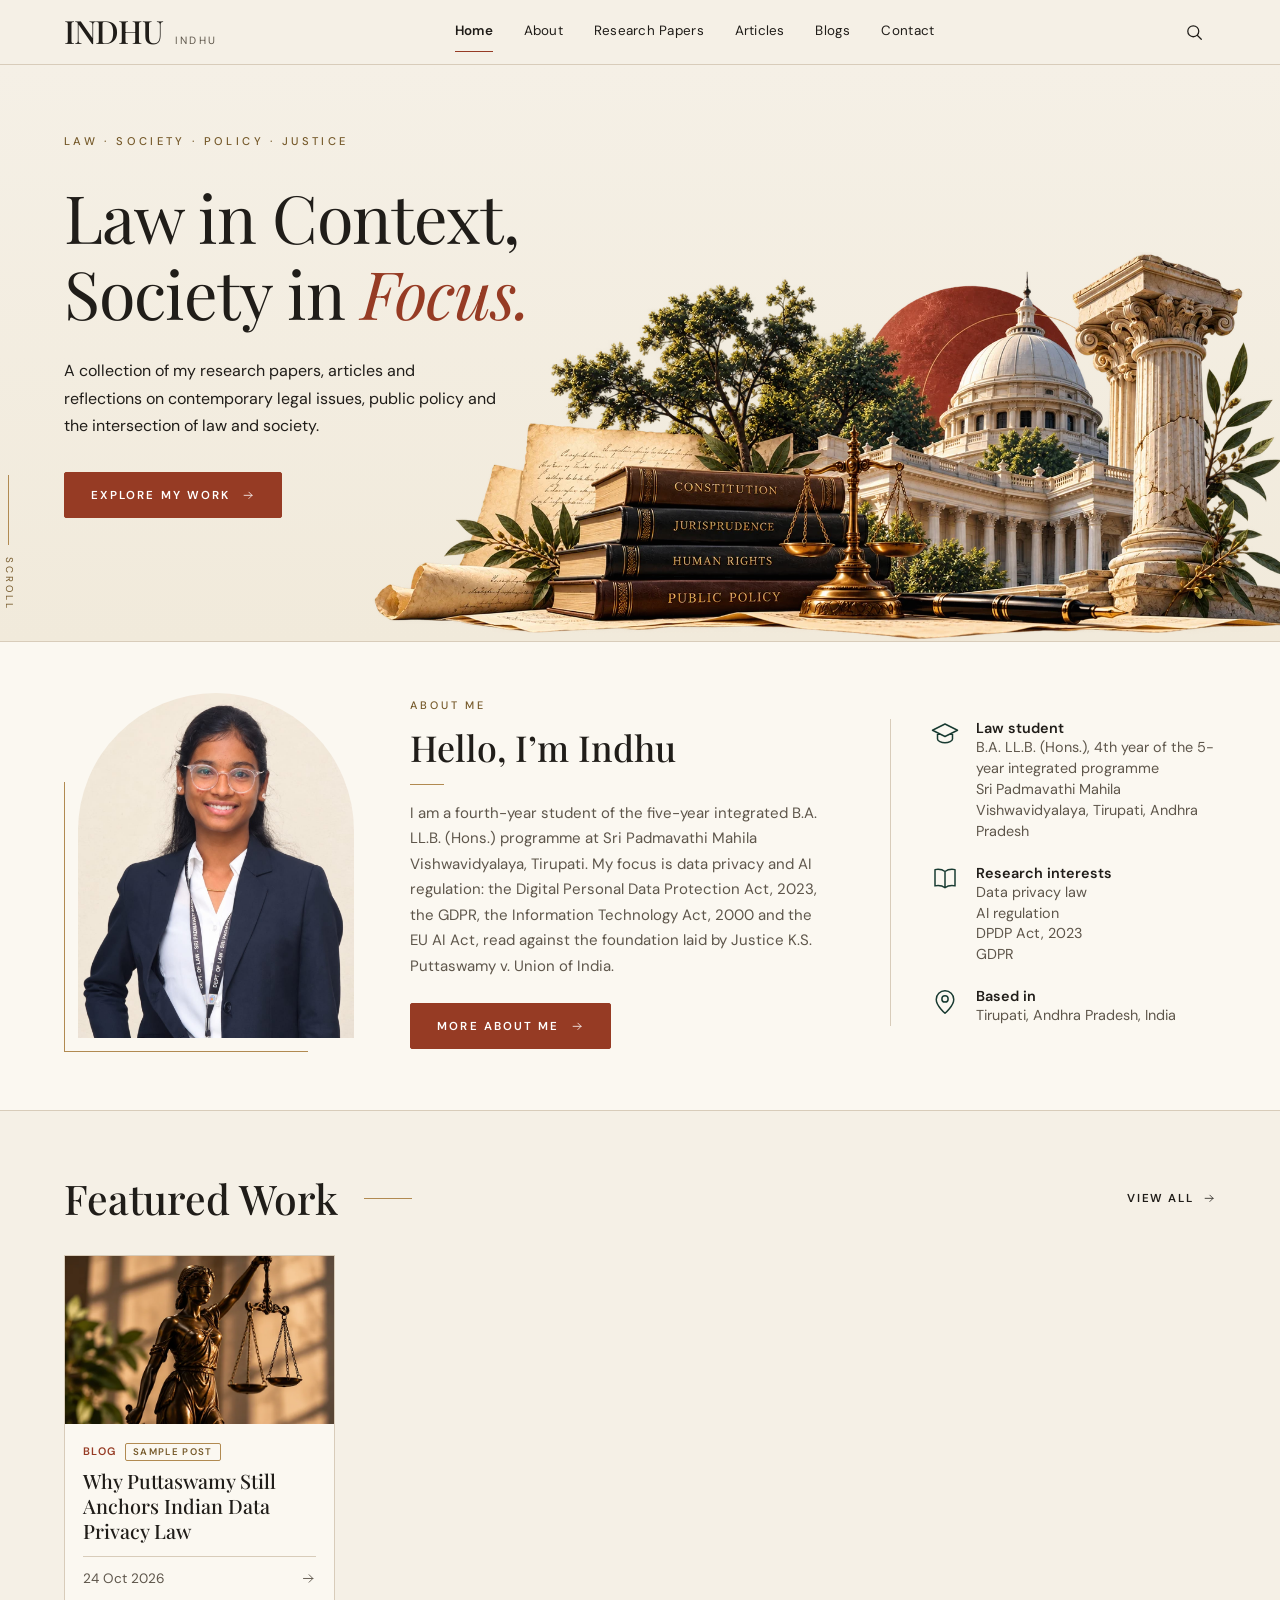
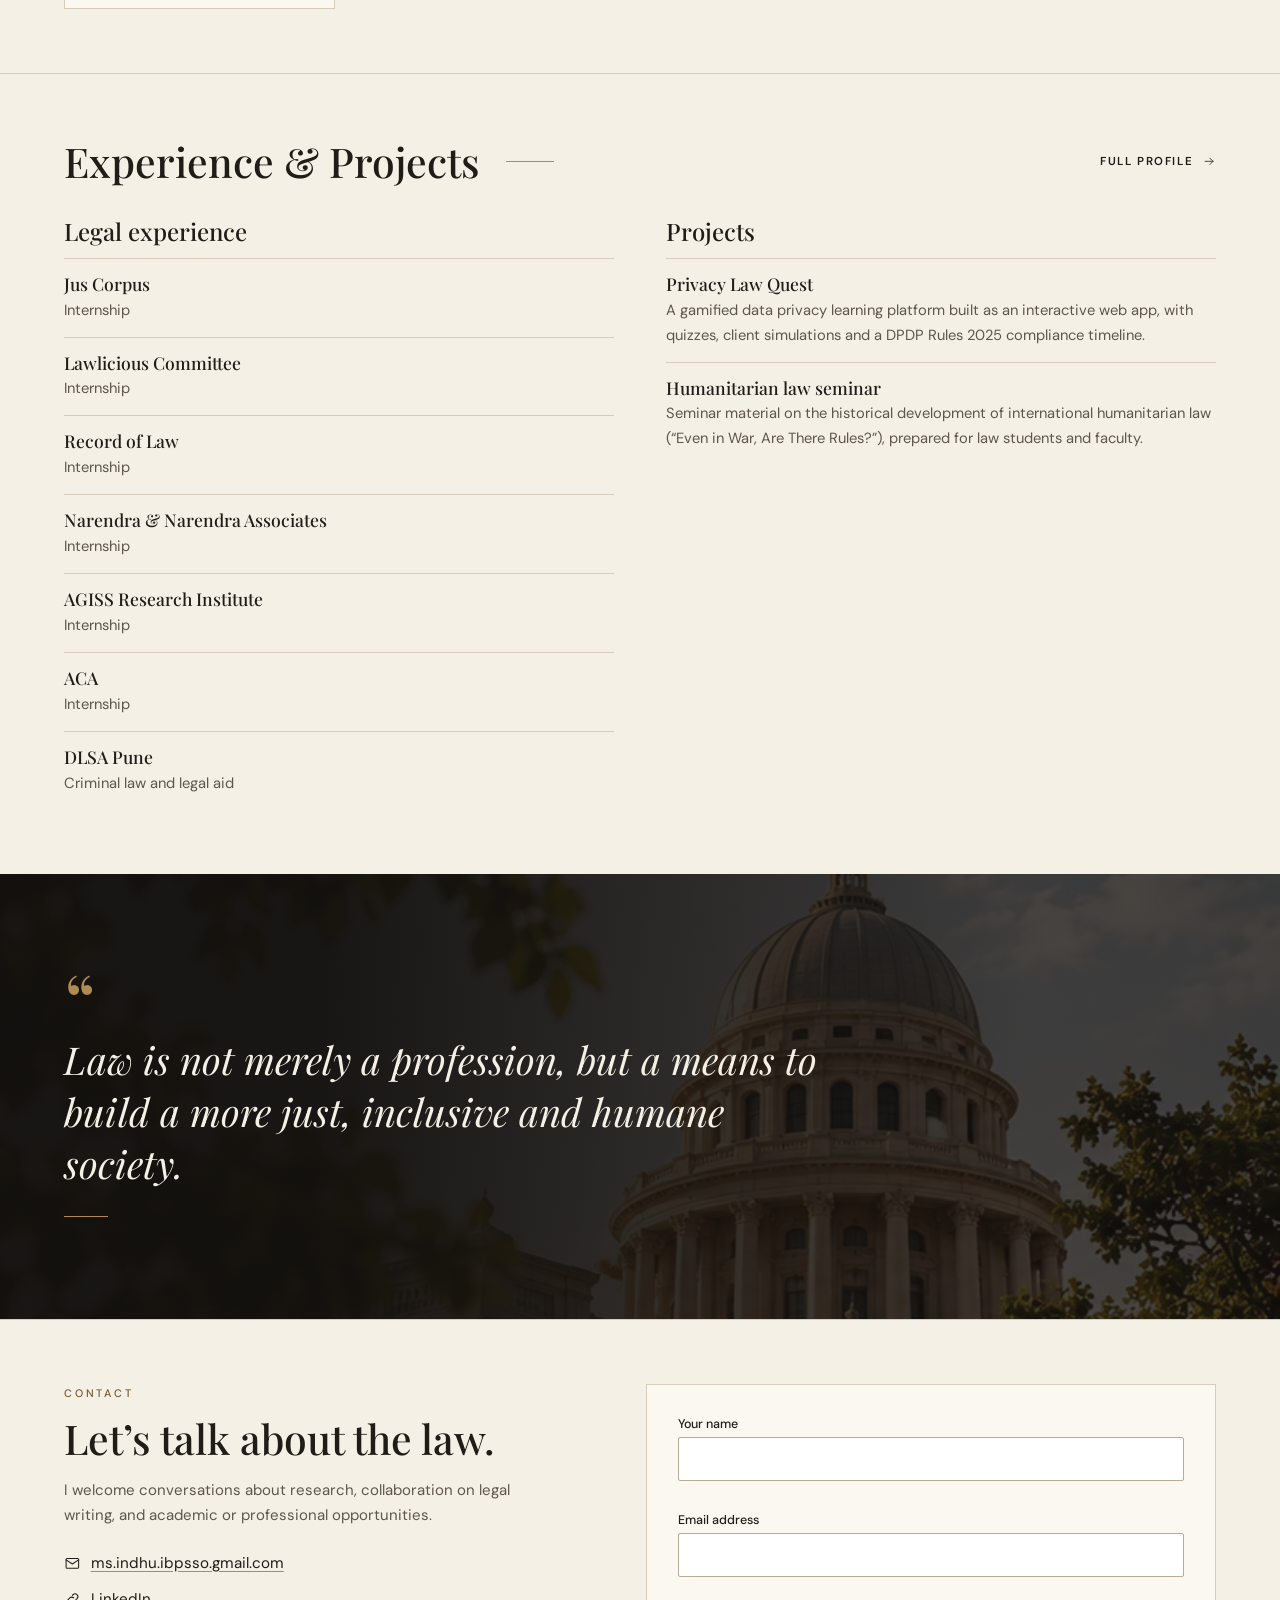
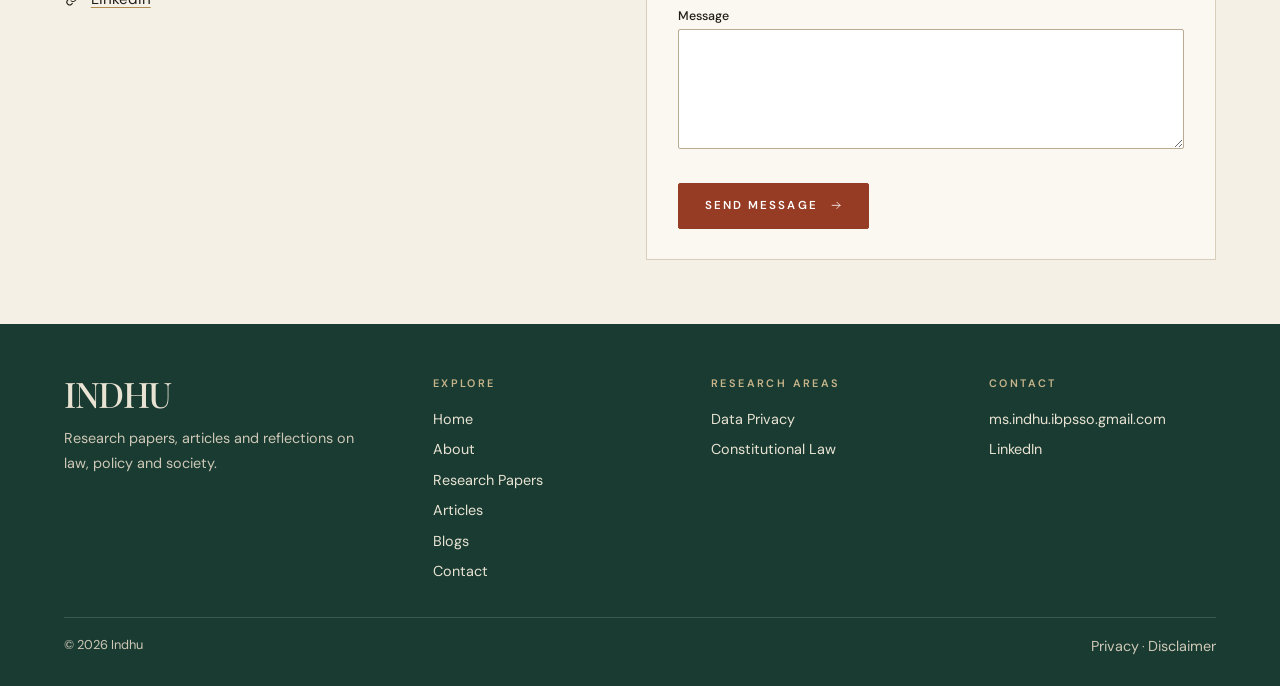
<file: index.html>
<!doctype html>
<html lang="en">
<head>
<meta charset="utf-8">
<meta name="viewport" content="width=device-width, initial-scale=1, viewport-fit=cover">
<title>Indhu — Law student portfolio</title>
<meta name="description" content="A collection of research papers, articles and reflections on contemporary legal issues, public policy and the intersection of law and society.">
<meta name="theme-color" content="#F5F0E6">
<!-- After publishing, replace https://YOUR-USERNAME.github.io/YOUR-REPO/ below with your real web address (see README.md, step 5). -->
<link rel="canonical" href="https://YOUR-USERNAME.github.io/YOUR-REPO/">
<meta property="og:type" content="website">
<meta property="og:site_name" content="Indhu">
<meta property="og:title" content="Indhu — Law student portfolio">
<meta property="og:description" content="Research papers, articles and reflections on data privacy, AI regulation and the intersection of law and society.">
<meta property="og:url" content="https://YOUR-USERNAME.github.io/YOUR-REPO/">
<meta property="og:image" content="https://YOUR-USERNAME.github.io/YOUR-REPO/assets/og-image.jpg">
<meta name="twitter:card" content="summary_large_image">
<link rel="icon" href="data:image/svg+xml,%3Csvg xmlns='http://www.w3.org/2000/svg' viewBox='0 0 64 64'%3E%3Crect width='64' height='64' fill='%23193B32'/%3E%3Ctext x='32' y='46' font-size='40' text-anchor='middle' fill='%23F5F0E6' font-family='Georgia,serif'%3EI%3C/text%3E%3C/svg%3E">
<link rel="preload" as="image" href="assets/hero-courthouse-collage.webp" type="image/webp">
<link rel="preconnect" href="https://fonts.googleapis.com"><link rel="preconnect" href="https://fonts.gstatic.com" crossorigin>
<link href="https://fonts.googleapis.com/css2?family=DM+Sans:wght@400;500;600&family=Playfair+Display:ital,wght@0,400;0,500;0,600;1,400;1,500&display=swap" rel="stylesheet">
<link rel="stylesheet" href="css/styles.css">
</head>
<body>
<a class="sr" href="#main" data-a="skip">Skip to content</a>
<div id="app">
  <main id="main" style="max-width:720px;margin:0 auto;padding:60px 20px;font-family:Georgia,serif">
    <h1>Indhu — Law in Context, Society in Focus.</h1>
    <p>A law student writing on data privacy, AI regulation and the intersection of law and society.</p>
    <noscript><p>This site needs JavaScript to display. Please enable it in your browser.</p></noscript>
  </main>
</div>
<div id="toast" role="status" aria-live="polite"></div>
<script src="content.js"></script>
<script src="js/app.js"></script>
</body>
</html>
</file>
<file: css/styles.css>
:root{--paper:#F5F0E6;--ivory:#FBF8F1;--ink:#201D19;--green:#193B32;--rust:#963B24;--brass:#B18A51;--sage:#A9B29C;--edge:#D8CCBA;--mute:#5E564B;--bd:#765A2B;--serif:'Playfair Display',Georgia,'Times New Roman',serif;--sans:'DM Sans',system-ui,-apple-system,'Segoe UI',Roboto,sans-serif;color-scheme:light;box-sizing:border-box;padding-top:env(safe-area-inset-top,0px);padding-bottom:env(safe-area-inset-bottom,0px)}
*{box-sizing:border-box}html{scroll-padding-top:80px;-webkit-text-size-adjust:100%}
body{margin:0;background:var(--paper);color:var(--ink);font:400 clamp(15px,1.05vw,17px)/1.7 var(--sans)}
h1,h2,h3,h4{font-family:var(--serif);font-weight:500;line-height:1.15;margin:0}a{color:inherit;text-decoration:none;cursor:pointer}button{font:inherit;cursor:pointer}img{display:block;max-width:100%}
:focus-visible{outline:2px solid var(--rust);outline-offset:3px;border-radius:2px}
.sr{position:absolute;left:-9999px;top:0;background:var(--ivory);padding:8px 14px;z-index:99}.sr:focus{left:8px;top:8px}
em{font-style:italic;color:var(--rust)}
.wrap{max-width:1360px;margin:0 auto;padding:0 clamp(18px,5vw,72px)}
.i{width:1.1em;height:1.1em;fill:none;stroke:currentColor;stroke-width:1.5;stroke-linecap:round;stroke-linejoin:round;flex:none}
/* nav */
.nav{position:sticky;top:env(safe-area-inset-top,0px);z-index:20;background:var(--paper);border-bottom:1px solid var(--edge)}
.nv{display:flex;align-items:center;justify-content:space-between;height:64px;gap:18px}
.brand{display:flex;align-items:baseline;gap:12px}.brand b{font:500 2rem/1 var(--serif);letter-spacing:-.04em}.brand span{font-size:.66rem;letter-spacing:.22em;text-transform:uppercase;color:var(--mute)}
.nl{display:flex;gap:clamp(16px,2.4vw,36px);margin-left:auto;margin-right:auto}.nl a{font-size:.84rem;letter-spacing:.02em;padding:8px 0;border-bottom:1.5px solid transparent;transition:color .2s,border-color .2s;white-space:nowrap}.nl a:hover{color:var(--rust)}.nl a[aria-current=page]{border-color:var(--rust);font-weight:600}
.ntl{display:flex;gap:4px}.ib{background:none;border:0;color:var(--ink);padding:10px;display:inline-grid;place-items:center;font-size:1.15rem;min-width:44px;min-height:44px}.ib:hover{color:var(--rust)}.mb{display:none}
/* buttons */
.btn{display:inline-flex;gap:12px;align-items:center;justify-content:center;padding:14px 26px;min-height:46px;background:var(--rust);color:#fff;border:1px solid var(--rust);border-radius:2px;font:600 .72rem var(--sans);letter-spacing:.18em;text-transform:uppercase;transition:background .2s,color .2s}.btn:hover{background:#7d2f1c}
.btn.g{background:var(--green);border-color:var(--green)}.btn.g:hover{background:#12302a}.btn.o{background:transparent;color:var(--rust)}.btn.o:hover{background:var(--rust);color:#fff}.btn.s{padding:7px 14px;min-height:34px;font-size:.66rem}
.lk{background:none;border:0;color:var(--rust);font:500 .8rem var(--sans);padding:4px 6px;text-decoration:underline;text-underline-offset:3px}.lk.d{color:#a3271d}
.more{font:600 .72rem var(--sans);letter-spacing:.14em;text-transform:uppercase;display:inline-flex;gap:10px;align-items:center;color:var(--ink)}.more:hover{color:var(--rust)}
/* hero */
.hero{position:relative;overflow:hidden;border-bottom:1px solid var(--edge);background:linear-gradient(180deg,var(--paper),#F1EADB)}
.hg{position:relative;display:grid;grid-template-columns:minmax(0,6.3fr) minmax(0,5.7fr);align-items:start;min-height:clamp(560px,45vw,680px)}
.hc{position:relative;z-index:2;padding:clamp(44px,5.2vw,92px) 0 clamp(60px,6vw,100px)}
.ey{font-size:.7rem;letter-spacing:.3em;text-transform:uppercase;color:var(--bd);font-weight:500;margin-bottom:clamp(18px,2.2vw,30px)}
.hero h1{font-size:clamp(2.7rem,5.2vw,4.6rem);font-weight:400;letter-spacing:-.015em;margin-bottom:clamp(18px,2vw,28px)}
.hero p.lead{max-width:27em;font-size:clamp(1rem,1.25vw,1.2rem);margin:0 0 clamp(24px,2.6vw,36px)}
.ha{position:absolute;right:calc(-1*clamp(18px,3vw,50px));bottom:0;width:min(76%,1150px);z-index:1;pointer-events:none}.ha img{width:100%;height:auto;object-fit:contain}
.sc{position:absolute;left:0;bottom:30px;z-index:2;display:flex;flex-direction:column;align-items:center;gap:12px;font-size:.62rem;letter-spacing:.3em;color:var(--bd)}.sc i{width:1px;height:70px;background:var(--brass)}.sc span{writing-mode:vertical-rl}
/* about */
.ab{background:var(--ivory);border-bottom:1px solid var(--edge)}
.abg{display:grid;grid-template-columns:minmax(210px,290px) minmax(0,1.3fr) minmax(0,1fr);gap:clamp(28px,4.4vw,70px);align-items:center;padding-top:clamp(36px,4vw,60px);padding-bottom:clamp(40px,4.5vw,66px)}
.pf{position:relative;aspect-ratio:4/5;margin:0 0 14px 14px}.pf:before{content:"";position:absolute;left:-14px;bottom:-14px;width:88%;height:78%;border-left:1px solid var(--brass);border-bottom:1px solid var(--brass)}.pf img{position:relative;width:100%;height:100%;object-fit:cover;object-position:46% 40%;border-radius:999px 999px 0 0}
.lb{font-size:.68rem;letter-spacing:.26em;text-transform:uppercase;color:var(--bd);font-weight:500}
.abt h2{font-size:clamp(1.8rem,2.8vw,2.6rem);margin:12px 0 0}.abt hr{width:34px;border:0;border-top:1.5px solid var(--brass);margin:16px 0}.abt p{margin:0 0 24px;color:var(--mute);max-width:36em}
.fs{display:grid;gap:22px;border-left:1px solid var(--edge);padding-left:clamp(20px,3vw,44px)}.fc{display:flex;gap:16px}.fc svg{width:30px;height:30px;stroke-width:1.2;color:var(--green)}.fc b{display:block;font:600 .9rem var(--sans)}.fc span{display:block;color:var(--mute);font-size:.9rem;line-height:1.45;white-space:pre-line}
/* sections */
.sec{padding:clamp(40px,5vw,72px) 0}.sh{display:flex;align-items:center;gap:clamp(14px,2vw,28px);margin-bottom:clamp(20px,2.6vw,36px)}.sh h2{font-size:clamp(1.9rem,3.2vw,2.6rem)}.sh i{width:48px;height:1px;background:var(--brass)}.sh .more{margin-left:auto}
.g4{display:grid;gap:clamp(14px,1.8vw,26px);grid-template-columns:repeat(auto-fill,minmax(min(100%,250px),1fr))}.g3{display:grid;gap:clamp(16px,2vw,30px);grid-template-columns:repeat(3,minmax(0,1fr))}
.cd{display:flex;flex-direction:column;background:var(--ivory);border:1px solid var(--edge);transition:border-color .2s,transform .2s}.cd:hover{border-color:var(--brass);transform:translateY(-2px)}
.cv{aspect-ratio:16/10;overflow:hidden;background:var(--edge)}.cv img{width:100%;height:100%;object-fit:cover}
.tc{height:100%;display:flex;flex-direction:column;justify-content:space-between;padding:16px;background:var(--ivory);background-image:repeating-linear-gradient(0deg,transparent 0 23px,rgba(177,138,81,.18) 23px 24px);color:var(--green)}.tc small{font-size:.62rem;letter-spacing:.22em;text-transform:uppercase;color:var(--bd)}.tc b{font:italic 400 clamp(2rem,4vw,3rem)/1 var(--serif);color:var(--rust)}
.cbd{display:flex;flex-direction:column;flex:1;padding:clamp(14px,1.4vw,20px)}
.mt{font-size:.68rem;letter-spacing:.14em;text-transform:uppercase;color:var(--rust);font-weight:600}.dm{font-size:.82rem;color:var(--mute)}
.cbd h3{font-size:clamp(1.15rem,1.55vw,1.4rem);margin:8px 0 12px;line-height:1.25}.cbd p{margin:0 0 14px;color:var(--mute);font-size:.9rem;line-height:1.6;display:-webkit-box;-webkit-line-clamp:3;-webkit-box-orient:vertical;overflow:hidden}.ft{margin-top:auto;display:flex;justify-content:space-between;align-items:center;font-size:.85rem;color:var(--mute);padding-top:10px;border-top:1px solid var(--edge)}
.demo{display:inline-block;font-size:.6rem;letter-spacing:.14em;text-transform:uppercase;border:1px solid var(--brass);color:var(--bd);padding:0 7px;margin-left:8px;border-radius:2px;vertical-align:middle}
/* quote */
.qt{position:relative;overflow:hidden;color:#F5F0E6;background:#161412}.qt img{position:absolute;inset:0;width:100%;height:100%;object-fit:cover;object-position:70% 30%;opacity:.5}.qt:before{content:"";position:absolute;inset:0;z-index:1;background:linear-gradient(90deg,rgba(18,16,14,.94) 25%,rgba(18,16,14,.55) 80%)}
.qi{position:relative;z-index:2;padding-top:clamp(56px,8vw,120px);padding-bottom:clamp(56px,8vw,120px)}.qi q{display:block;font:400 clamp(3.4rem,6vw,5.6rem)/.6 var(--serif);color:var(--brass);quotes:none;margin-bottom:12px}.qi blockquote{margin:0;max-width:20em;font:italic 400 clamp(1.5rem,3vw,2.6rem)/1.35 var(--serif)}.qi i{display:block;width:44px;height:1px;background:var(--brass);margin-top:26px}
/* latest */
.ll{display:grid;grid-template-columns:repeat(2,minmax(0,1fr));gap:0 clamp(30px,5vw,80px)}.lr{display:block;padding:20px 0;border-top:1px solid var(--edge)}.lr:hover h3{color:var(--rust)}.lr h3{font-size:clamp(1.2rem,1.7vw,1.5rem);margin:6px 0;transition:color .2s}.lr p{margin:0;color:var(--mute);font-size:.92rem;display:-webkit-box;-webkit-line-clamp:2;-webkit-box-orient:vertical;overflow:hidden}
/* contact */
.cg{display:grid;grid-template-columns:minmax(0,1fr) minmax(0,1.1fr);gap:clamp(30px,5vw,80px)}.cg h2{font-size:clamp(1.9rem,3.2vw,2.6rem);margin-bottom:16px}.cl{display:grid;gap:10px;margin-top:22px;font-size:.95rem}.cl a{display:inline-flex;gap:10px;align-items:center;text-decoration:underline;text-underline-offset:3px;text-decoration-color:var(--brass)}
.fm{background:var(--ivory);border:1px solid var(--edge);padding:clamp(20px,2.4vw,34px)}
label{display:block;font:500 .78rem var(--sans);margin:14px 0 5px;color:var(--ink)}label:first-child{margin-top:0}input,textarea,select{width:100%;padding:11px 13px;min-height:44px;border:1px solid #B9AB94;border-radius:2px;background:#fff;color:var(--ink);font:400 .95rem var(--sans)}textarea{min-height:120px;resize:vertical}.er{color:#a3271d;font-size:.82rem;margin:4px 0 0;min-height:1em}.ok{background:#E3EBDD;color:#1d4a37;padding:12px 14px;margin-top:14px;border-left:3px solid var(--green)}
/* footer */
.fo{background:var(--green);color:#E9E3D3;margin-top:0}.fg{display:grid;grid-template-columns:1.4fr 1fr 1fr 1fr;gap:clamp(24px,4vw,60px);padding-top:clamp(36px,4vw,56px);padding-bottom:30px}.fo h4{font:600 .68rem var(--sans);letter-spacing:.22em;text-transform:uppercase;color:#C9B58B;margin-bottom:14px}.fo a{display:block;padding:3px 0;font-size:.9rem}.fo a:hover{text-decoration:underline}.fo b.mn{font:500 2.2rem/1 var(--serif);letter-spacing:-.04em}.fo p{margin:10px 0 0;font-size:.9rem;color:#CFC8B6;max-width:26em}.fb{border-top:1px solid rgba(255,255,255,.15);padding:16px 0 28px;font-size:.8rem;color:#CFC8B6;display:flex;justify-content:space-between;gap:12px;flex-wrap:wrap}
/* archive */
.ah{display:flex;justify-content:space-between;align-items:flex-end;gap:20px;flex-wrap:wrap;padding:clamp(30px,4vw,60px) 0 clamp(18px,2vw,28px)}.ah h1{font-size:clamp(2.4rem,4.6vw,3.8rem);font-weight:400}.ah p{margin:8px 0 0;color:var(--mute);max-width:36em}
.sb{position:relative;width:min(100%,320px)}.sb .i{position:absolute;right:14px;top:50%;transform:translateY(-50%);pointer-events:none}
.fl{display:flex;gap:8px;flex-wrap:wrap;align-items:center;margin-bottom:clamp(20px,2.4vw,32px)}.ch{padding:7px 15px;border:1px solid #B9AB94;background:transparent;border-radius:30px;font-size:.82rem;min-height:36px}.ch:hover{border-color:var(--rust)}.ch[aria-pressed=true]{background:var(--green);border-color:var(--green);color:#fff}.fl select{width:auto;min-width:150px}
.pg{display:flex;gap:8px;justify-content:center;padding:34px 0 clamp(44px,5vw,70px)}.pg button{min-width:42px;height:42px;border:1px solid var(--edge);background:var(--ivory);border-radius:2px}.pg button[aria-current=page]{background:var(--rust);color:#fff;border-color:var(--rust)}
.em{padding:clamp(34px,5vw,64px);text-align:center;border:1px dashed #B9AB94;color:var(--mute);background:var(--ivory)}.em h3{margin-bottom:8px;color:var(--ink)}
.rc{display:grid;grid-template-columns:200px minmax(0,1fr);gap:clamp(16px,2.4vw,34px);padding:clamp(18px,2vw,28px);background:var(--ivory);border:1px solid var(--edge);margin-bottom:18px}.rc .cv{aspect-ratio:4/3;align-self:start}.rc h3{font-size:clamp(1.3rem,2vw,1.7rem);margin:8px 0 10px}.rc p{margin:0 0 12px;color:var(--mute);font-size:.94rem}.kw{display:flex;gap:6px;flex-wrap:wrap;margin:10px 0}.kw span{font-size:.74rem;border:1px solid var(--edge);padding:1px 9px;border-radius:30px;color:var(--mute)}
.pill{display:inline-block;padding:2px 10px;border-radius:2px;font:600 .64rem var(--sans);letter-spacing:.12em;text-transform:uppercase;background:#E3EBDD;color:#1d4a37}.pill.w{background:#F2E6C9;color:#6b4d12}.pill.d{background:#E7E1D4;color:#5E564B}
/* article */
.cr{display:flex;gap:10px;flex-wrap:wrap;font-size:.8rem;color:var(--mute);padding:20px 0 6px}.cr a:hover{text-decoration:underline}
.art{max-width:760px;margin:0 auto;padding-bottom:50px}.art h1{font-size:clamp(2rem,4.2vw,3.2rem);margin:12px 0 16px}.by{color:var(--mute);font-size:.88rem;display:flex;gap:6px 16px;flex-wrap:wrap;padding-bottom:20px;border-bottom:1px solid var(--edge);margin-bottom:24px}
.ac{margin:0 0 26px}.ac .cv{aspect-ratio:16/9}.bx{border-left:3px solid var(--brass);background:var(--ivory);padding:16px 20px;margin:0 0 24px}.bx h2{font:600 .7rem var(--sans);letter-spacing:.2em;text-transform:uppercase;color:var(--bd);margin-bottom:6px}
.rs{display:grid;grid-template-columns:auto 1fr;gap:8px 20px;background:var(--ivory);border:1px solid var(--edge);padding:16px 20px;margin-bottom:24px;font-size:.9rem}.rs dt{color:var(--mute)}.rs dd{margin:0}
.toc{border:1px solid var(--edge);padding:14px 20px;margin-bottom:26px;background:var(--ivory)}.toc h2{font:600 .7rem var(--sans);letter-spacing:.2em;text-transform:uppercase;color:var(--bd);margin-bottom:8px}.toc a{display:block;padding:3px 0;font-size:.92rem;text-decoration:underline;text-decoration-color:var(--edge)}
.prose{font-size:clamp(1rem,1.2vw,1.12rem);line-height:1.85}.prose p{margin:0 0 1.25em}.prose h2{font-size:clamp(1.5rem,2.4vw,2rem);margin:1.7em 0 .6em}.prose h3{font-size:1.3rem;margin:1.5em 0 .5em}.prose blockquote{margin:1.6em 0;padding:4px 0 4px 22px;border-left:3px solid var(--rust);font:italic 400 1.25rem/1.6 var(--serif)}.prose ul,.prose ol{padding-left:1.4em;margin:0 0 1.25em}.prose li{margin:.3em 0}.prose a{color:var(--rust);text-decoration:underline;text-underline-offset:3px}.prose table{width:100%;border-collapse:collapse;margin:1.4em 0;font-size:.92rem;display:block;overflow-x:auto}.prose th,.prose td{border:1px solid var(--edge);padding:8px 12px;text-align:left}.prose th{background:var(--ivory)}
.refs{margin-top:2em;padding-top:1em;border-top:1px solid var(--edge)}.refs h2{font-size:1.4rem;margin-bottom:10px}.refs ol{padding-left:1.4em;font-size:.92rem;color:var(--mute)}.refs li{margin:.5em 0;padding-left:4px}
.sh2{display:flex;gap:10px;flex-wrap:wrap;align-items:center;margin:30px 0;padding:16px 0;border-top:1px solid var(--edge);border-bottom:1px solid var(--edge);font-size:.82rem}.sh2 b{letter-spacing:.14em;text-transform:uppercase;font-size:.68rem;margin-right:6px}
.pv{background:#F2E6C9;color:#4e3a0c;padding:10px 0;font-size:.88rem;border-bottom:1px solid #d9c389}
.pad{padding:clamp(34px,5vw,70px) 0}.nar{max-width:760px}.tg{display:grid;gap:8px;margin:0;padding:0;list-style:none}.tg li{padding:10px 14px;background:var(--ivory);border-left:3px solid var(--brass)}.tg small{display:block;color:var(--mute)}
#toast{position:fixed;left:50%;bottom:calc(20px + env(safe-area-inset-bottom,0px));transform:translateX(-50%);background:var(--ink);color:var(--paper);padding:10px 20px;border-radius:3px;font-size:.88rem;display:none;z-index:60;max-width:90vw}
@media (max-width:1100px){.abg{grid-template-columns:minmax(200px,260px) minmax(0,1fr)}.fs{grid-column:1/-1;border-left:0;padding-left:0;grid-template-columns:repeat(2,minmax(0,1fr));border-top:1px solid var(--edge);padding-top:24px}.g3{grid-template-columns:repeat(2,minmax(0,1fr))}.fg{grid-template-columns:1fr 1fr}}
@media (max-width:860px){.mb{display:inline-grid}.nl{display:none}.nl.open{display:flex;flex-direction:column;gap:0;position:absolute;top:100%;left:0;right:0;background:var(--paper);padding:8px clamp(18px,5vw,72px) 16px;border-bottom:1px solid var(--edge)}.nl.open a{padding:14px 0;font-size:1rem;border-bottom:1px solid var(--edge)}.brand span{display:none}.ntl{margin-left:auto}
.hg{grid-template-columns:1fr;min-height:0}.hc{padding:34px 0 8px}.ha{position:relative;right:auto;width:112%;margin:0 -6% 0;max-width:none}.sc{display:none}.cg,.ll{grid-template-columns:1fr}.rc{grid-template-columns:1fr}.rc .cv{aspect-ratio:16/9}.abg{grid-template-columns:1fr}.pf{max-width:300px;margin-inline:auto 0;margin-left:14px}.fs{grid-template-columns:1fr}}
@media (max-width:560px){.sh i{display:none}.g3{grid-template-columns:1fr}.fg{grid-template-columns:1fr}.btn{width:100%}.hc .btn{width:auto}.sb{width:100%}.fl select{width:100%}.rs{grid-template-columns:1fr}.ah{display:block}.ah .sb{margin-top:16px}}
@media (prefers-reduced-motion:reduce){*{transition:none!important;scroll-behavior:auto!important}}

.xg{display:grid;grid-template-columns:repeat(2,minmax(0,1fr));gap:clamp(24px,4vw,64px)}.xg h3{font-size:1.5rem;margin-bottom:12px}.xr{padding:14px 0;border-top:1px solid var(--edge)}.xr b{font:500 1.1rem/1.3 var(--serif);display:block}.xr span{color:var(--mute);font-size:.92rem;display:block;margin-top:2px}
.hp{position:absolute;left:-9999px;height:0;overflow:hidden}
@media (max-width:860px){.xg{grid-template-columns:1fr}}
</file>
